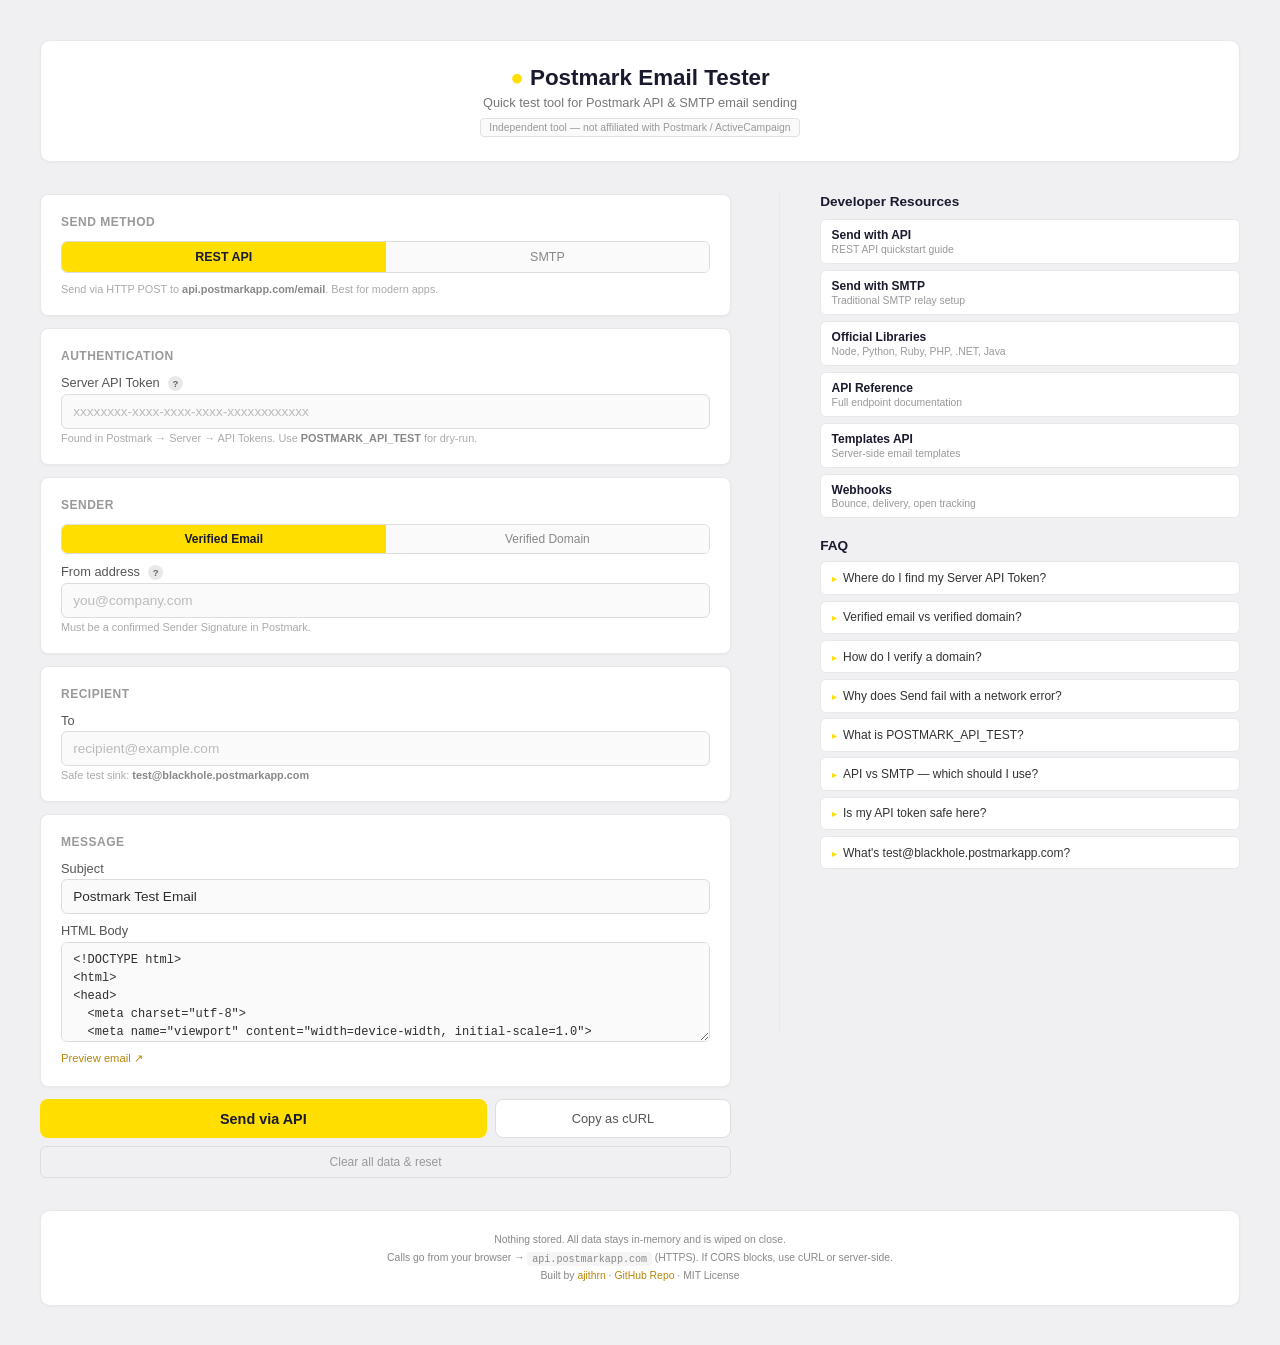
<file: index.html>
<!DOCTYPE html>
<html lang="en">
<head>
    <meta charset="UTF-8">
    <meta name="viewport" content="width=device-width, initial-scale=1.0">
    <title>Postmark Email Tester — Test API & SMTP Sending</title>
    <meta name="description" content="Free tool to test sending emails via Postmark REST API and SMTP. Verify your server token, test SMTP connections, and send test emails with real delivery.">
    <meta name="keywords" content="postmark, email tester, smtp test, postmark api, email sending tool, postmark smtp, transactional email, email delivery test">
    <meta name="author" content="ajithrn">
    <meta name="robots" content="index, follow">
    <link rel="canonical" href="https://pmtester.ajithrn.com">

    <!-- Open Graph -->
    <meta property="og:type" content="website">
    <meta property="og:title" content="Postmark Email Tester — Test API & SMTP Sending">
    <meta property="og:description" content="Free tool to test sending emails via Postmark REST API and SMTP. Verify your server token, test connections, and send test emails.">
    <meta property="og:url" content="https://pmtester.ajithrn.com">
    <meta property="og:site_name" content="Postmark Email Tester">

    <!-- Twitter Card -->
    <meta name="twitter:card" content="summary">
    <meta name="twitter:title" content="Postmark Email Tester — Test API & SMTP Sending">
    <meta name="twitter:description" content="Free tool to test sending emails via Postmark REST API and SMTP. Verify tokens, test SMTP connections, and send test emails.">

    <link rel="icon" href="data:image/svg+xml,<svg xmlns='http://www.w3.org/2000/svg' viewBox='0 0 100 100'><circle cx='50' cy='50' r='45' fill='%23ffde00'/></svg>">
    <link rel="apple-touch-icon" href="data:image/svg+xml,<svg xmlns='http://www.w3.org/2000/svg' viewBox='0 0 100 100'><circle cx='50' cy='50' r='45' fill='%23ffde00'/></svg>">
    <meta name="theme-color" content="#ffde00">
    <!-- Backend endpoint for sending emails -->
    <meta name="worker-url" content="api/send.php">
    <link rel="stylesheet" href="src/styles.css">
</head>
<body>
    <div class="page-wrap">
        <header>
            <h1><span>&#9679;</span> Postmark Email Tester</h1>
            <p class="subtitle">Quick test tool for Postmark API &amp; SMTP email sending</p>
            <span class="disclaimer">Independent tool &mdash; not affiliated with Postmark / ActiveCampaign</span>
        </header>

        <div class="two-col">
            <!-- ═══ LEFT: Form ═══ -->
            <main class="col-form">

                <!-- Mode Selection -->
                <div class="card">
                    <div class="card-title">Send Method</div>
                    <div class="mode-toggle">
                        <button type="button" id="btnModeApi" class="active" onclick="setMode('api')">REST API</button>
                        <button type="button" id="btnModeSmtp" onclick="setMode('smtp')">SMTP</button>
                    </div>
                    <p class="hint" id="modeHintApi">Send via HTTP POST to <strong>api.postmarkapp.com/email</strong>. Best for modern apps.</p>
                    <p class="hint hidden" id="modeHintSmtp">Configure your app's SMTP settings to use Postmark as relay. Best for legacy/CMS.</p>
                </div>

                <!-- Server Token -->
                <div class="card">
                    <div class="card-title">Authentication</div>
                    <label for="serverToken">Server API Token <span class="tooltip" aria-label="Where to find this: Log in to Postmark &rarr; select your Server &rarr; click API Tokens tab &rarr; copy the token. Each server has its own token.">?</span></label>
                    <input type="password" id="serverToken" placeholder="xxxxxxxx-xxxx-xxxx-xxxx-xxxxxxxxxxxx" autocomplete="off" spellcheck="false">
                    <p class="hint">Found in Postmark &rarr; Server &rarr; API Tokens. Use <strong>POSTMARK_API_TEST</strong> for dry-run.</p>
                </div>

                <!-- Sender -->
                <div class="card">
                    <div class="card-title">Sender</div>
                    <div class="sender-toggle">
                        <button type="button" id="btnVerifiedEmail" class="active" onclick="setSenderType('email')">Verified Email</button>
                        <button type="button" id="btnVerifiedDomain" onclick="setSenderType('domain')">Verified Domain</button>
                    </div>
                    <div id="senderEmailGroup">
                        <label for="senderEmail">From address <span class="tooltip" aria-label="Go to Postmark &rarr; Sender Signatures. Add and confirm your email. Once confirmed, you can send from it.">?</span></label>
                        <input type="email" id="senderEmail" placeholder="you@company.com">
                        <p class="hint">Must be a confirmed Sender Signature in Postmark.</p>
                    </div>
                    <div id="senderDomainGroup" class="hidden">
                        <label>From address <span class="tooltip" aria-label="Go to Postmark &rarr; Sender Signatures &rarr; Add Domain. Verify via DNS (DKIM + Return-Path). Once verified, ANY address @yourdomain.com works as sender.">?</span></label>
                        <div class="domain-row">
                            <input type="text" id="domainLocalPart" placeholder="hello">
                            <span class="at">@</span>
                            <input type="text" id="domainName" placeholder="yourdomain.com">
                        </div>
                        <p class="hint">If domain is verified in Postmark, any address on it works.</p>
                    </div>
                </div>

                <!-- Recipient -->
                <div class="card">
                    <div class="card-title">Recipient</div>
                    <label for="recipientEmail">To</label>
                    <input type="email" id="recipientEmail" placeholder="recipient@example.com">
                    <p class="hint">Safe test sink: <strong>test@blackhole.postmarkapp.com</strong></p>
                </div>

                <!-- SMTP Config Display -->
                <div class="card hidden" id="smtpSection">
                    <div class="card-title">SMTP Configuration</div>
                    <p class="hint" style="margin-bottom:0.5rem;">Use these settings in your application's mail config:</p>
                    <div class="smtp-config">
                        <div class="cfg-row"><span class="cfg-label">Host:</span><span class="cfg-value" id="smtpHost">smtp.postmarkapp.com</span></div>
                        <div class="cfg-row"><span class="cfg-label">Port:</span><span class="cfg-value" id="smtpPort">587 (STARTTLS) or 443 (SSL)</span></div>
                        <div class="cfg-row"><span class="cfg-label">Username:</span><span class="cfg-value" id="smtpUsername">(enter token above)</span></div>
                        <div class="cfg-row"><span class="cfg-label">Password:</span><span class="cfg-value" id="smtpPassword">(enter token above)</span></div>
                        <div class="cfg-row"><span class="cfg-label">From:</span><span class="cfg-value" id="smtpFrom">(enter sender above)</span></div>
                        <div class="cfg-row"><span class="cfg-label">To:</span><span class="cfg-value" id="smtpTo">(enter recipient above)</span></div>
                    </div>
                    <div class="smtp-btn-row">
                        <button type="button" class="btn-test-smtp" id="btnTestSmtp" onclick="testSmtpConnection()">Test SMTP Connection</button>
                        <button type="button" class="copy-smtp-btn" onclick="copySmtpTestCommand()">Copy SMTP test command</button>
                        <button type="button" class="copy-smtp-btn" onclick="toggleCodeExamples()">Show code examples</button>
                    </div>
                    <div class="result smtp-test-result" id="smtpTestResult"></div>

                    <!-- Code Examples (toggled) -->
                    <div class="code-examples hidden" id="codeExamples">
                        <div class="code-tabs">
                            <button type="button" class="code-tab active" data-tab="node" onclick="showTab('node')">Node.js</button>
                            <button type="button" class="code-tab" data-tab="python" onclick="showTab('python')">Python</button>
                            <button type="button" class="code-tab" data-tab="php" onclick="showTab('php')">PHP</button>
                        </div>
                        <pre class="code-block" id="codeNode"></pre>
                        <pre class="code-block hidden" id="codePython"></pre>
                        <pre class="code-block hidden" id="codePhp"></pre>
                        <button type="button" class="copy-smtp-btn" style="margin-top:0.4rem;" onclick="copyCurrentCode()">Copy code</button>
                    </div>
                </div>

                <!-- Message Section (both modes) -->
                <div class="card" id="messageSection">
                    <div class="card-title">Message</div>
                    <label for="subject">Subject</label>
                    <input type="text" id="subject" value="Postmark Test Email">
                    <label for="htmlBody">HTML Body</label>
                    <textarea id="htmlBody"></textarea>
                    <span class="preview-toggle" onclick="togglePreview()">Preview email &nearr;</span>
                    <div class="preview-frame" id="previewFrame">
                        <iframe id="previewIframe" sandbox="allow-same-origin" title="Email preview"></iframe>
                    </div>
                </div>

                <!-- Action Buttons (both modes) -->
                <div class="btn-row" id="btnRow">
                    <button type="button" class="btn-send" id="btnSend" onclick="sendEmail()">Send via API</button>
                    <button type="button" class="btn-curl" id="btnCurl" onclick="copyCurl()">Copy as cURL</button>
                </div>
                <div class="cors-note" id="corsNote">
                    <strong>Connection issue?</strong> Make sure this app is hosted on a PHP server.
                    Use <strong>Copy as cURL</strong> to test from terminal without a server.
                </div>
                <div class="result" id="result"></div>
                <button type="button" class="btn-clear" onclick="clearAll()">Clear all data &amp; reset</button>

            </main>

            <!-- ═══ RIGHT: Info Panel ═══ -->
            <aside class="col-info">

                <!-- Developer Resources -->
                <div class="info-block" id="dev-resources">
                    <h2>Developer Resources</h2>
                    <div class="resource-grid">
                        <a class="resource-link" href="https://postmarkapp.com/developer/user-guide/send-email-with-api" target="_blank" rel="noopener">
                            <span class="r-title">Send with API</span>
                            <span class="r-desc">REST API quickstart guide</span>
                        </a>
                        <a class="resource-link" href="https://postmarkapp.com/developer/user-guide/send-email-with-smtp" target="_blank" rel="noopener">
                            <span class="r-title">Send with SMTP</span>
                            <span class="r-desc">Traditional SMTP relay setup</span>
                        </a>
                        <a class="resource-link" href="https://postmarkapp.com/developer/integration/official-libraries" target="_blank" rel="noopener">
                            <span class="r-title">Official Libraries</span>
                            <span class="r-desc">Node, Python, Ruby, PHP, .NET, Java</span>
                        </a>
                        <a class="resource-link" href="https://postmarkapp.com/developer/api/overview" target="_blank" rel="noopener">
                            <span class="r-title">API Reference</span>
                            <span class="r-desc">Full endpoint documentation</span>
                        </a>
                        <a class="resource-link" href="https://postmarkapp.com/developer/api/templates-api" target="_blank" rel="noopener">
                            <span class="r-title">Templates API</span>
                            <span class="r-desc">Server-side email templates</span>
                        </a>
                        <a class="resource-link" href="https://postmarkapp.com/developer/webhooks/webhooks-overview" target="_blank" rel="noopener">
                            <span class="r-title">Webhooks</span>
                            <span class="r-desc">Bounce, delivery, open tracking</span>
                        </a>
                    </div>
                </div>

                <!-- FAQ -->
                <div class="info-block faq-section">
                    <h2>FAQ</h2>
                    <details class="faq-item">
                        <summary>Where do I find my Server API Token?</summary>
                        <p>Log in to <a href="https://account.postmarkapp.com" target="_blank" rel="noopener">Postmark</a> &rarr; select your <strong>Server</strong> &rarr; click the <strong>API Tokens</strong> tab. Copy the Server API token shown there. Each server has its own unique token.</p>
                    </details>
                    <details class="faq-item">
                        <summary>Verified email vs verified domain?</summary>
                        <p><strong>Verified Email:</strong> You confirm a single address (Sender Signature). You can only send from that exact address.<br><strong>Verified Domain:</strong> You verify your entire domain via DNS (DKIM + Return-Path). Once verified, you can send from <em>any</em> address @yourdomain.com.</p>
                    </details>
                    <details class="faq-item">
                        <summary>How do I verify a domain?</summary>
                        <p>Go to <strong>Sender Signatures</strong> &rarr; <strong>Add Domain</strong> &rarr; enter your domain. Postmark gives you DNS records (DKIM and Return-Path) to add at your DNS provider. Once propagated and confirmed, the domain is verified.</p>
                    </details>
                    <details class="faq-item">
                        <summary>Why does Send fail with a network error?</summary>
                        <p>Postmark blocks browser-side API calls (CORS) to protect your token. Use <strong>Copy as cURL</strong> and paste in your terminal. For production, always call Postmark from your server/backend.</p>
                    </details>
                    <details class="faq-item">
                        <summary>What is POSTMARK_API_TEST?</summary>
                        <p>A special token for dry-run testing. Postmark validates your payload and returns success <em>without delivering</em> the email. Great for checking your request format.</p>
                    </details>
                    <details class="faq-item">
                        <summary>API vs SMTP &mdash; which should I use?</summary>
                        <div class="faq-table-wrap">
                            <table class="compare-table">
                                <thead><tr><th></th><th>REST API</th><th>SMTP</th></tr></thead>
                                <tbody>
                                    <tr><td>Speed</td><td>Fastest &mdash; HTTP POST</td><td>Slower &mdash; SMTP handshake</td></tr>
                                    <tr><td>Auth</td><td>X-Postmark-Server-Token header</td><td>Username &amp; password = token</td></tr>
                                    <tr><td>Features</td><td>Full (templates, tags, streams, batch)</td><td>Basic sending + headers</td></tr>
                                    <tr><td>Best for</td><td>Modern apps, serverless</td><td>Legacy, CMS, WordPress</td></tr>
                                    <tr><td>Endpoint</td><td><code>api.postmarkapp.com/email</code></td><td><code>smtp.postmarkapp.com:587</code></td></tr>
                                    <tr><td>Batch</td><td>Up to 500/call</td><td>1 per connection</td></tr>
                                </tbody>
                            </table>
                        </div>
                    </details>
                    <details class="faq-item">
                        <summary>Is my API token safe here?</summary>
                        <p>Yes. Everything runs in your browser. Token is only sent to <code>api.postmarkapp.com</code> over HTTPS (or stays local in cURL). No backend, no cookies, no storage. Wiped on tab close.</p>
                    </details>
                    <details class="faq-item">
                        <summary>What's test@blackhole.postmarkapp.com?</summary>
                        <p>A safe sink address from Postmark. Emails are accepted (you get a Message ID) but never delivered to any inbox. Perfect for testing.</p>
                    </details>
                </div>

            </aside>
        </div>

        <p class="footer-note">
            Nothing stored. All data stays in-memory and is wiped on close.<br>
            Calls go from your browser &rarr; <code>api.postmarkapp.com</code> (HTTPS). If CORS blocks, use cURL or server-side.<br>
            Built by <a href="https://github.com/ajithrn" target="_blank" rel="noopener">ajithrn</a> &middot;
            <a href="https://github.com/ajithrn/postmark-email-tester" target="_blank" rel="noopener">GitHub Repo</a> &middot;
            MIT License
        </p>
    </div>

    <script src="src/template.js"></script>
    <script src="src/app.js"></script>
</body>
</html>
</file>
<file: src/styles.css>
* { margin: 0; padding: 0; box-sizing: border-box; }
body {
    font-family: -apple-system, BlinkMacSystemFont, 'Segoe UI', Roboto, sans-serif;
    background: #f0f0f3;
    color: #2d2d2d;
    min-height: 100vh;
    display: flex;
    flex-direction: column;
    align-items: center;
    justify-content: flex-start;
    padding: 2.5rem 1.5rem;
}

/* ─── Page layout ───────────────────────────────────────────────────────── */
.page-wrap { width: 100%; max-width: 1200px; }
header {
    text-align: center; margin-bottom: 2rem; padding: 1.5rem 1rem;
    background: #ffffff; border-radius: 10px; border: 1px solid #e8e8e8;
    box-shadow: 0 1px 3px rgba(0,0,0,0.04);
}
header h1 { font-size: 1.4rem; color: #1a1a2e; font-weight: 700; }
header h1 span { color: #ffde00; }
.subtitle { font-size: 0.8rem; color: #777; margin-top: 0.25rem; }
.disclaimer {
    display: inline-block; font-size: 0.65rem; color: #999;
    background: #fafafa; border: 1px solid #e0e0e0; border-radius: 4px;
    padding: 0.2rem 0.5rem; margin-top: 0.5rem;
}

/* ─── Two-column CSS Grid (60/40) ───────────────────────────────────────── */
.two-col {
    display: grid;
    grid-template-columns: 1fr;
    gap: 1.5rem;
    margin-top: 1.5rem;
    margin-bottom: 2rem;
}

@media (min-width: 1024px) {
    .two-col {
        grid-template-columns: 3fr 2fr;
        gap: 3rem;
    }
    .col-info {
        position: sticky;
        top: 2rem;
        max-height: calc(100vh - 4rem);
        overflow-y: auto;
        padding-left: 2.5rem;
        border-left: 1px solid #e8e8e8;
    }
}

/* ─── Cards ─────────────────────────────────────────────────────────────── */
.card {
    background: #ffffff; border-radius: 8px; padding: 1.25rem;
    margin-bottom: 0.75rem; border: 1px solid #e8e8e8;
    box-shadow: 0 1px 3px rgba(0,0,0,0.04);
}
.card-title {
    font-size: 0.75rem; font-weight: 600; text-transform: uppercase;
    letter-spacing: 0.5px; color: #999; margin-bottom: 0.75rem;
}
label { display: block; font-size: 0.8rem; color: #555; margin-bottom: 0.2rem; margin-top: 0.6rem; font-weight: 500; }
.card label:first-of-type { margin-top: 0; }
input, select, textarea {
    width: 100%; padding: 0.55rem 0.7rem; border: 1px solid #ddd;
    border-radius: 6px; background: #fafafa; color: #2d2d2d;
    font-size: 0.85rem; outline: none; transition: border-color 0.2s, box-shadow 0.2s;
}
input:focus, select:focus, textarea:focus { border-color: #ffde00; box-shadow: 0 0 0 3px rgba(255,222,0,0.15); }
input::placeholder, textarea::placeholder { color: #bbb; }
textarea { resize: vertical; min-height: 100px; font-family: 'SF Mono','Fira Code',monospace; font-size: 0.75rem; line-height: 1.5; }
.hint { font-size: 0.68rem; color: #aaa; margin-top: 0.2rem; }
.hint strong { color: #888; }

/* ─── Mode toggle ───────────────────────────────────────────────────────── */
.mode-toggle {
    display: flex; border: 1px solid #ddd; border-radius: 6px;
    overflow: hidden; margin-bottom: 0.6rem;
}
.mode-toggle button {
    flex: 1; padding: 0.5rem; border: none; background: #fafafa;
    color: #888; cursor: pointer; font-size: 0.78rem; font-weight: 500; transition: all 0.15s;
}
.mode-toggle button.active { background: #ffde00; color: #1a1a2e; font-weight: 600; }

/* ─── Sender toggle ────────────────────────────────────────────────────── */
.sender-toggle {
    display: flex; border: 1px solid #ddd; border-radius: 6px;
    overflow: hidden; margin-bottom: 0.6rem;
}
.sender-toggle button {
    flex: 1; padding: 0.45rem 0.5rem; border: none; background: #fafafa;
    color: #888; cursor: pointer; font-size: 0.75rem; font-weight: 500; transition: all 0.15s;
}
.sender-toggle button.active { background: #ffde00; color: #1a1a2e; font-weight: 600; }

/* ─── Domain row ────────────────────────────────────────────────────────── */
.domain-row { display: flex; align-items: center; }
.domain-row input:first-child { border-radius: 6px 0 0 6px; border-right: none; }
.domain-row .at {
    padding: 0.55rem 0.4rem; background: #f0f0f0; border: 1px solid #ddd;
    border-left: none; border-right: none; color: #666; font-weight: 600; font-size: 0.85rem;
}
.domain-row input:last-child { border-radius: 0 6px 6px 0; border-left: none; }

/* ─── SMTP config ───────────────────────────────────────────────────────── */
.smtp-config {
    background: #fafafa; border: 1px solid #e8e8e8; border-radius: 6px;
    padding: 0.75rem; margin-top: 0.5rem; font-size: 0.75rem;
    font-family: 'SF Mono','Fira Code',monospace; line-height: 1.7;
}
.smtp-config .cfg-row { display: flex; gap: 0.5rem; }
.smtp-config .cfg-label { color: #999; min-width: 90px; }
.smtp-config .cfg-value { color: #2d2d2d; font-weight: 500; word-break: break-all; }
.smtp-btn-row { display: flex; gap: 0.4rem; margin-top: 0.6rem; flex-wrap: wrap; }
.copy-smtp-btn {
    padding: 0.35rem 0.75rem; border: 1px solid #ddd;
    border-radius: 4px; background: #fff; color: #555; font-size: 0.7rem;
    cursor: pointer; transition: all 0.15s;
}
.copy-smtp-btn:hover { border-color: #ffde00; color: #1a1a2e; }

/* ─── Test SMTP button ──────────────────────────────────────────────────── */
.btn-test-smtp {
    padding: 0.35rem 0.75rem; border: 1px solid #28a745;
    border-radius: 4px; background: #28a745; color: #fff; font-size: 0.7rem;
    font-weight: 500; cursor: pointer; transition: all 0.15s;
}
.btn-test-smtp:hover { background: #218838; border-color: #218838; }
.btn-test-smtp:disabled { background: #ccc; border-color: #ccc; cursor: not-allowed; }
.smtp-test-result { margin-top: 0.5rem; margin-bottom: 0; }

/* ─── Code examples ─────────────────────────────────────────────────────── */
.code-examples { margin-top: 0.75rem; }
.code-tabs {
    display: flex; border-bottom: 1px solid #e8e8e8; margin-bottom: 0;
}
.code-tab {
    padding: 0.35rem 0.7rem; border: none; background: none;
    font-size: 0.7rem; font-weight: 500; color: #888; cursor: pointer;
    border-bottom: 2px solid transparent; transition: all 0.15s;
}
.code-tab.active { color: #1a1a2e; border-bottom-color: #ffde00; }
.code-tab:hover { color: #555; }
.code-block {
    background: #1a1a2e; color: #e0e0e0; padding: 0.75rem;
    border-radius: 0 0 6px 6px; font-size: 0.68rem;
    font-family: 'SF Mono','Fira Code',monospace;
    line-height: 1.6; overflow-x: auto; white-space: pre;
    margin: 0;
}

/* ─── Buttons ───────────────────────────────────────────────────────────── */
.btn-row { display: flex; gap: 0.5rem; margin-top: 0.75rem; }
.btn-send {
    flex: 2; padding: 0.7rem; border: none; border-radius: 8px;
    font-size: 0.9rem; font-weight: 600; cursor: pointer;
    background: #ffde00; color: #1a1a2e; transition: all 0.15s;
}
.btn-send:hover { background: #f5d400; box-shadow: 0 2px 8px rgba(255,222,0,0.3); }
.btn-send:disabled { background: #e0e0e0; color: #999; cursor: not-allowed; box-shadow: none; }
.btn-curl {
    flex: 1; padding: 0.7rem; border: 1px solid #ddd; border-radius: 8px;
    font-size: 0.8rem; font-weight: 500; cursor: pointer;
    background: #fff; color: #555; transition: all 0.15s;
}
.btn-curl:hover { border-color: #ffde00; color: #1a1a2e; }
.btn-clear {
    display: block; width: 100%; padding: 0.5rem; border: 1px solid #ddd;
    border-radius: 6px; background: transparent; color: #999;
    font-size: 0.75rem; cursor: pointer; margin-top: 0.5rem; transition: all 0.15s;
}
.btn-clear:hover { border-color: #e74c3c; color: #e74c3c; }

/* ─── Results ───────────────────────────────────────────────────────────── */
.result {
    margin-top: 0.75rem; padding: 0.75rem; border-radius: 6px;
    font-size: 0.75rem; font-family: 'SF Mono','Fira Code',monospace;
    white-space: pre-wrap; word-break: break-all; display: none; line-height: 1.5;
}
.result.success { display: block; background: #eafbe7; border: 1px solid #b7e4af; color: #256b1b; }
.result.error { display: block; background: #fdeaea; border: 1px solid #f0b8b8; color: #8b1a1a; }
.result.info { display: block; background: #eaf4fd; border: 1px solid #b8d9f0; color: #1a4a6b; }
.result.curl { display: block; background: #2d2d2d; border: 1px solid #444; color: #e0e0e0; cursor: text; user-select: all; }

/* ─── CORS note ─────────────────────────────────────────────────────────── */
.cors-note {
    margin-top: 0.5rem; padding: 0.6rem 0.75rem; border-radius: 6px;
    background: #fffbe6; border: 1px solid #ffe58f; font-size: 0.7rem; color: #8b6914;
    display: none;
}
.cors-note a { color: #b8860b; font-weight: 500; }

/* ─── Info panel (right column) ─────────────────────────────────────────── */
.info-block { margin-bottom: 1.25rem; }
.info-block h2 { font-size: 0.85rem; color: #1a1a2e; margin-bottom: 0.6rem; }

/* Resource grid */
.resource-grid { display: grid; grid-template-columns: 1fr; gap: 0.4rem; }
.resource-link {
    display: block; padding: 0.5rem 0.65rem; background: #fff;
    border: 1px solid #e8e8e8; border-radius: 6px; text-decoration: none;
    transition: all 0.15s; font-size: 0.75rem;
}
.resource-link:hover { border-color: #ffde00; box-shadow: 0 2px 6px rgba(255,222,0,0.15); }
.resource-link .r-title { color: #1a1a2e; font-weight: 600; display: block; }
.resource-link .r-desc { color: #999; font-size: 0.65rem; margin-top: 0.1rem; display: block; }

/* ─── FAQ ───────────────────────────────────────────────────────────────── */
.faq-section h2 { margin-bottom: 0.5rem; }
.faq-item {
    border: 1px solid #e8e8e8; border-radius: 6px; margin-bottom: 0.35rem;
    background: #fff; transition: border-color 0.15s;
}
.faq-item:hover { border-color: #ffde00; }
.faq-item summary {
    cursor: pointer; padding: 0.55rem 0.7rem; font-size: 0.75rem;
    font-weight: 500; color: #333; list-style: none;
    display: flex; align-items: center; gap: 0.35rem;
}
.faq-item summary::before { content: "\25B8"; color: #ffde00; font-size: 0.65rem; flex-shrink: 0; }
.faq-item[open] summary::before { content: "\25BE"; }
.faq-item p, .faq-item .faq-table-wrap {
    padding: 0 0.7rem 0.55rem; font-size: 0.7rem; color: #555;
    line-height: 1.6; margin: 0;
}
.faq-item a { color: #b8860b; }
.faq-item code { font-size: 0.65rem; background: #f5f5f5; padding: 0.1rem 0.3rem; border-radius: 3px; }

/* Comparison table inside FAQ */
.faq-table-wrap { overflow-x: auto; }
.compare-table {
    width: 100%; border-collapse: collapse; font-size: 0.65rem; margin-top: 0.25rem;
}
.compare-table th {
    text-align: left; padding: 0.3rem 0.4rem; background: #fafafa;
    border-bottom: 1px solid #e8e8e8; color: #666; font-weight: 600;
}
.compare-table td {
    padding: 0.25rem 0.4rem; border-bottom: 1px solid #f0f0f0; color: #555;
}
.compare-table code { font-size: 0.6rem; }

/* ─── Footer ────────────────────────────────────────────────────────────── */
.footer-note {
    text-align: center; font-size: 0.65rem; color: #888;
    margin-top: 0; padding: 1.25rem 1rem;
    background: #ffffff; border-radius: 10px; border: 1px solid #e8e8e8;
    box-shadow: 0 1px 3px rgba(0,0,0,0.04);
    line-height: 1.7;
}
.footer-note a { color: #b8860b; text-decoration: none; }
.footer-note a:hover { text-decoration: underline; }
.footer-note code { font-size: 0.63rem; background: #f5f5f5; padding: 0.1rem 0.3rem; border-radius: 3px; }

/* ─── Spinner ───────────────────────────────────────────────────────────── */
.spinner {
    display: inline-block; width: 12px; height: 12px;
    border: 2px solid #1a1a2e; border-top-color: transparent;
    border-radius: 50%; animation: spin 0.6s linear infinite;
    vertical-align: middle; margin-right: 0.4rem;
}
@keyframes spin { to { transform: rotate(360deg); } }

/* ─── Preview ───────────────────────────────────────────────────────────── */
.preview-toggle { font-size: 0.7rem; color: #b8860b; cursor: pointer; margin-top: 0.4rem; display: inline-block; font-weight: 500; }
.preview-toggle:hover { color: #8b6914; }
.preview-frame { margin-top: 0.4rem; border: 1px solid #e8e8e8; border-radius: 6px; overflow: hidden; display: none; }
.preview-frame iframe { width: 100%; height: 200px; border: none; }

/* ─── Tooltips ──────────────────────────────────────────────────────────── */
.tooltip {
    display: inline-flex; align-items: center; justify-content: center;
    width: 15px; height: 15px; border-radius: 50%;
    background: #e8e8e8; color: #666; font-size: 0.6rem; font-weight: 700;
    cursor: help; position: relative; vertical-align: middle; margin-left: 0.3rem;
    transition: background 0.15s;
}
.tooltip:hover { background: #ffde00; color: #1a1a2e; }
.tooltip::after {
    content: attr(aria-label);
    position: absolute; bottom: calc(100% + 8px); left: 50%;
    transform: translateX(-50%); width: 220px;
    padding: 0.45rem 0.6rem; border-radius: 6px;
    background: #1a1a2e; color: #e8e8e8; font-size: 0.65rem;
    font-weight: 400; line-height: 1.5; text-align: left;
    box-shadow: 0 4px 12px rgba(0,0,0,0.15);
    opacity: 0; visibility: hidden; pointer-events: none;
    transition: opacity 0.2s, visibility 0.2s;
    z-index: 100;
}
.tooltip::before {
    content: ''; position: absolute; bottom: calc(100% + 4px); left: 50%;
    transform: translateX(-50%);
    border: 5px solid transparent; border-top-color: #1a1a2e;
    opacity: 0; visibility: hidden; transition: opacity 0.2s, visibility 0.2s;
    z-index: 100;
}
.tooltip:hover::after, .tooltip:hover::before { opacity: 1; visibility: visible; }

/* ─── Hidden ────────────────────────────────────────────────────────────── */
.hidden { display: none !important; }

/* ─── Mobile (below 1024px) ─────────────────────────────────────────────── */
@media (max-width: 1023px) {
    body { padding: 1.5rem 1rem; }
    .col-info { margin-top: 1rem; padding-top: 1rem; border-top: 1px solid #e8e8e8; }
    .btn-row { flex-direction: column; }
    .tooltip::after { width: 180px; left: 0; transform: translateX(-10%); }
}
</file>
